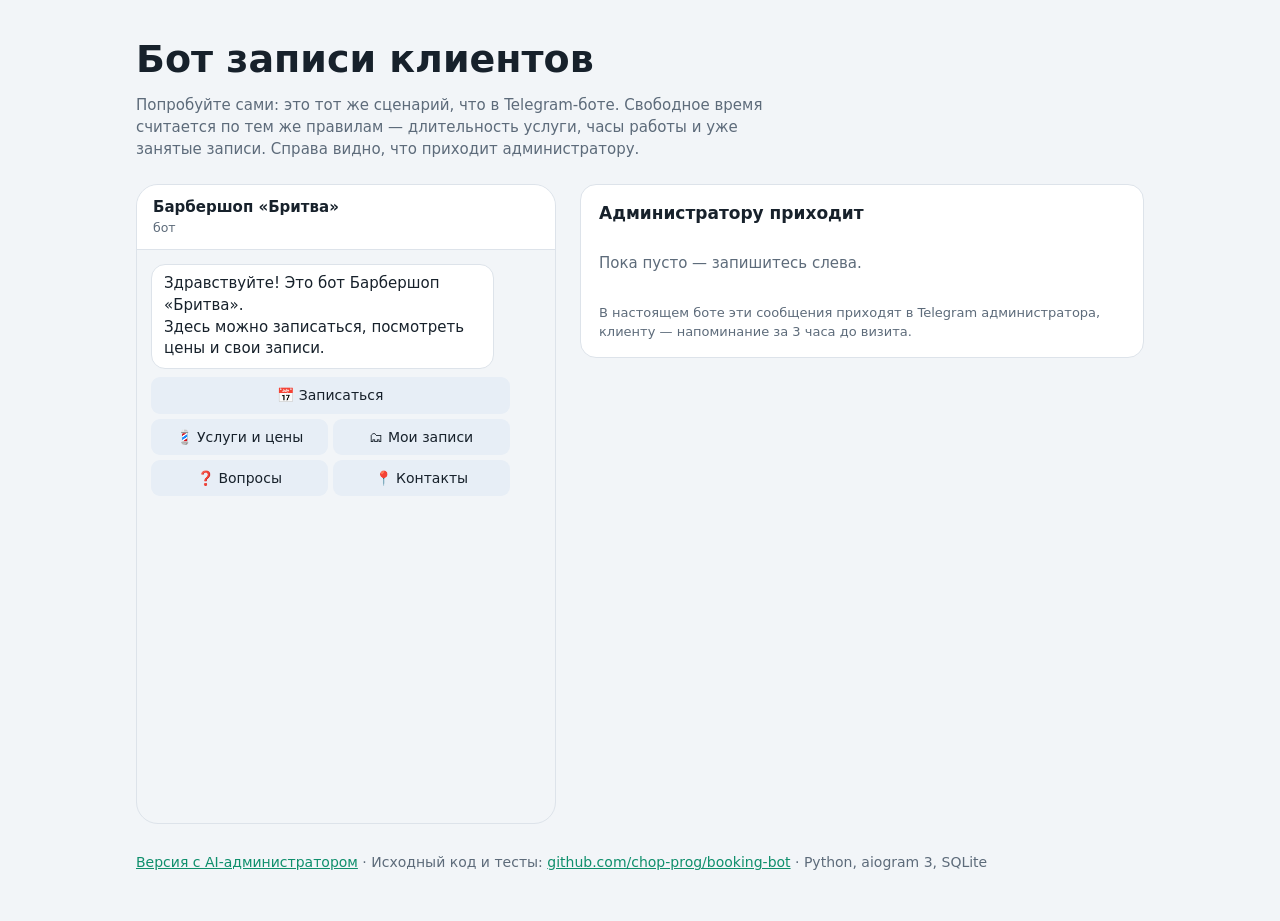
<file: web/index.html>
<!doctype html>
<html lang="ru">
<head>
<meta charset="utf-8">
<meta name="viewport" content="width=device-width, initial-scale=1">
<title>Бот записи клиентов — демо</title>
<meta name="description" content="Попробуйте Telegram-бота для записи клиентов прямо в браузере: услуги, свободное время, подтверждение и уведомление администратору.">
<link rel="stylesheet" href="style.css">
</head>
<body>
<main>
  <header class="intro">
    <h1 id="page-title">Бот записи клиентов</h1>
    <p id="demo-notice" class="demo-notice" hidden></p>
    <p>Попробуйте сами: это тот же сценарий, что в Telegram-боте. Свободное время считается по тем же правилам — длительность услуги, часы работы и уже занятые записи. Справа видно, что приходит администратору.</p>
  </header>
  <div class="stage">
    <section class="phone" aria-label="Чат с ботом">
      <div class="bar"><b id="biz-name">Бот</b><small>бот</small></div>
      <div id="chat" class="chat" role="log" aria-live="polite"></div>
      <form id="composer" class="composer" hidden>
        <input id="input" autocomplete="off" aria-label="Сообщение">
        <button type="submit" aria-label="Отправить">➤</button>
      </form>
    </section>
    <aside class="admin" aria-label="Уведомления администратора">
      <h2>Администратору приходит</h2>
      <div id="admin" class="admin-feed"><p class="muted">Пока пусто — запишитесь слева.</p></div>
      <p class="note">В настоящем боте эти сообщения приходят в Telegram администратора, клиенту — напоминание за 3 часа до визита.</p>
    </aside>
  </div>
  <p id="demo-contact" class="demo-contact" hidden>Хотите такого бота с вашими услугами? Напишите в Telegram: <a href="https://t.me/chunua4">@chunua4</a></p>
  <footer><a href="ai.html">Версия с AI-администратором</a> · Исходный код и тесты: <a href="https://github.com/chop-prog/booking-bot">github.com/chop-prog/booking-bot</a> · Python, aiogram 3, SQLite</footer>
</main>
<script type="module" src="app.js"></script>
</body>
</html>
</file>
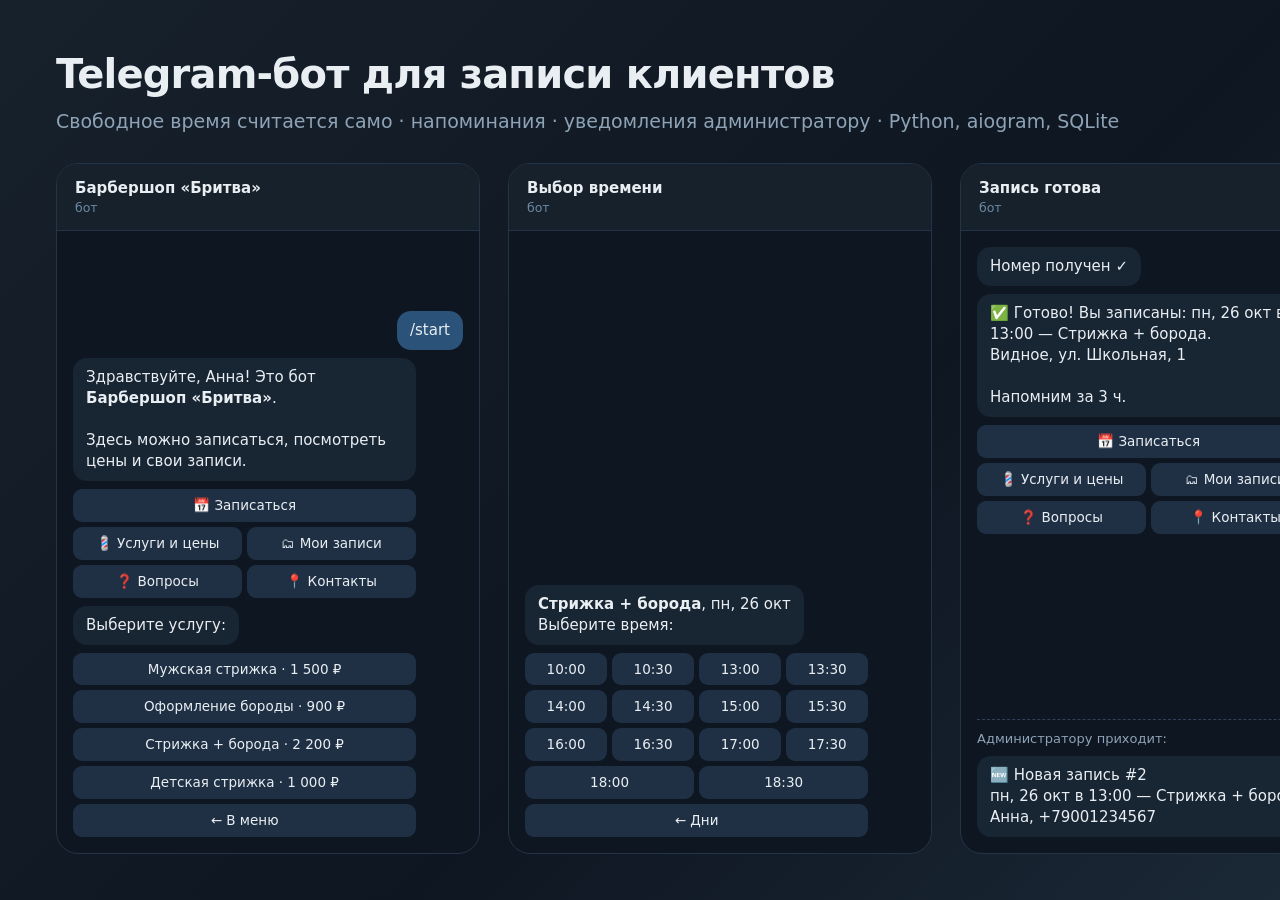
<file: assets/cover.html>
<!doctype html><html lang="ru"><head><meta charset="utf-8"><title>Бот записи клиентов</title>
<style>
* { box-sizing: border-box; }
body { margin: 0; width: 1440px; height: 900px; background: linear-gradient(135deg, #17212b, #0e1621 60%, #1b2836);
  font: 15px/1.4 system-ui, -apple-system, "Segoe UI", Roboto, sans-serif; color: #e9eef3; display: flex; flex-direction: column; padding: 46px 56px; }
h1 { margin: 0 0 6px; font-size: 40px; letter-spacing: -0.02em; }
p.lead { margin: 0 0 28px; color: #8ea3b6; font-size: 19px; }
.row3 { display: flex; gap: 28px; flex: 1; min-height: 0; }
.phone { flex: 1; background: #0e1621; border: 1px solid #243447; border-radius: 22px; overflow: hidden; display: flex; flex-direction: column; }
.phone header { background: #17212b; padding: 14px 18px; display: flex; flex-direction: column; border-bottom: 1px solid #243447; }
.phone header small { color: #6c8aa5; }
.chat { padding: 16px; display: flex; flex-direction: column; gap: 8px; overflow: hidden; justify-content: flex-end; flex: 1; }
.msg { max-width: 88%; padding: 9px 13px; border-radius: 14px; background: #182533; align-self: flex-start; }
.msg.me { background: #2b5278; align-self: flex-end; }
.kb { display: flex; flex-direction: column; gap: 5px; max-width: 88%; }
.kb .row { display: flex; gap: 5px; }
.kb span { flex: 1; text-align: center; background: rgba(90, 140, 190, .22); border-radius: 9px; padding: 7px 6px; font-size: 13.5px; white-space: nowrap; overflow: hidden; text-overflow: ellipsis; }
.admin { margin-top: auto; border-top: 1px dashed #2f4256; padding-top: 10px; color: #8ea3b6; font-size: 13px; }
</style></head><body>
<h1>Telegram-бот для записи клиентов</h1>
<p class="lead">Свободное время считается само · напоминания · уведомления администратору · Python, aiogram, SQLite</p>
<div class="row3">
<section class="phone"><header><b>Барбершоп «Бритва»</b><small>бот</small></header>
<div class="chat"><div class="msg me">/start</div><div class="msg bot">Здравствуйте, Анна! Это бот <b>Барбершоп «Бритва»</b>.<br><br>Здесь можно записаться, посмотреть цены и свои записи.</div><div class="kb"><div class="row"><span>📅 Записаться</span></div><div class="row"><span>💈 Услуги и цены</span><span>🗂 Мои записи</span></div><div class="row"><span>❓ Вопросы</span><span>📍 Контакты</span></div></div><div class="msg bot">Выберите услугу:</div><div class="kb"><div class="row"><span>Мужская стрижка · 1 500 ₽</span></div><div class="row"><span>Оформление бороды · 900 ₽</span></div><div class="row"><span>Стрижка + борода · 2 200 ₽</span></div><div class="row"><span>Детская стрижка · 1 000 ₽</span></div><div class="row"><span>← В меню</span></div></div></div></section>
<section class="phone"><header><b>Выбор времени</b><small>бот</small></header>
<div class="chat"><div class="msg bot"><b>Стрижка + борода</b>, пн, 26 окт<br>Выберите время:</div><div class="kb"><div class="row"><span>10:00</span><span>10:30</span><span>13:00</span><span>13:30</span></div><div class="row"><span>14:00</span><span>14:30</span><span>15:00</span><span>15:30</span></div><div class="row"><span>16:00</span><span>16:30</span><span>17:00</span><span>17:30</span></div><div class="row"><span>18:00</span><span>18:30</span></div><div class="row"><span>← Дни</span></div></div></div></section>
<section class="phone"><header><b>Запись готова</b><small>бот</small></header>
<div class="chat"><div class="msg bot">Номер получен ✓</div><div class="msg bot">✅ Готово! Вы записаны: пн, 26 окт в 13:00 — Стрижка + борода.<br>Видное, ул. Школьная, 1<br><br>Напомним за 3 ч.</div><div class="kb"><div class="row"><span>📅 Записаться</span></div><div class="row"><span>💈 Услуги и цены</span><span>🗂 Мои записи</span></div><div class="row"><span>❓ Вопросы</span><span>📍 Контакты</span></div></div><div class="admin">Администратору приходит:</div><div class="msg">🆕 Новая запись #2<br>пн, 26 окт в 13:00 — Стрижка + борода<br>Анна, +79001234567</div></div></section>
</div></body></html>
</file>
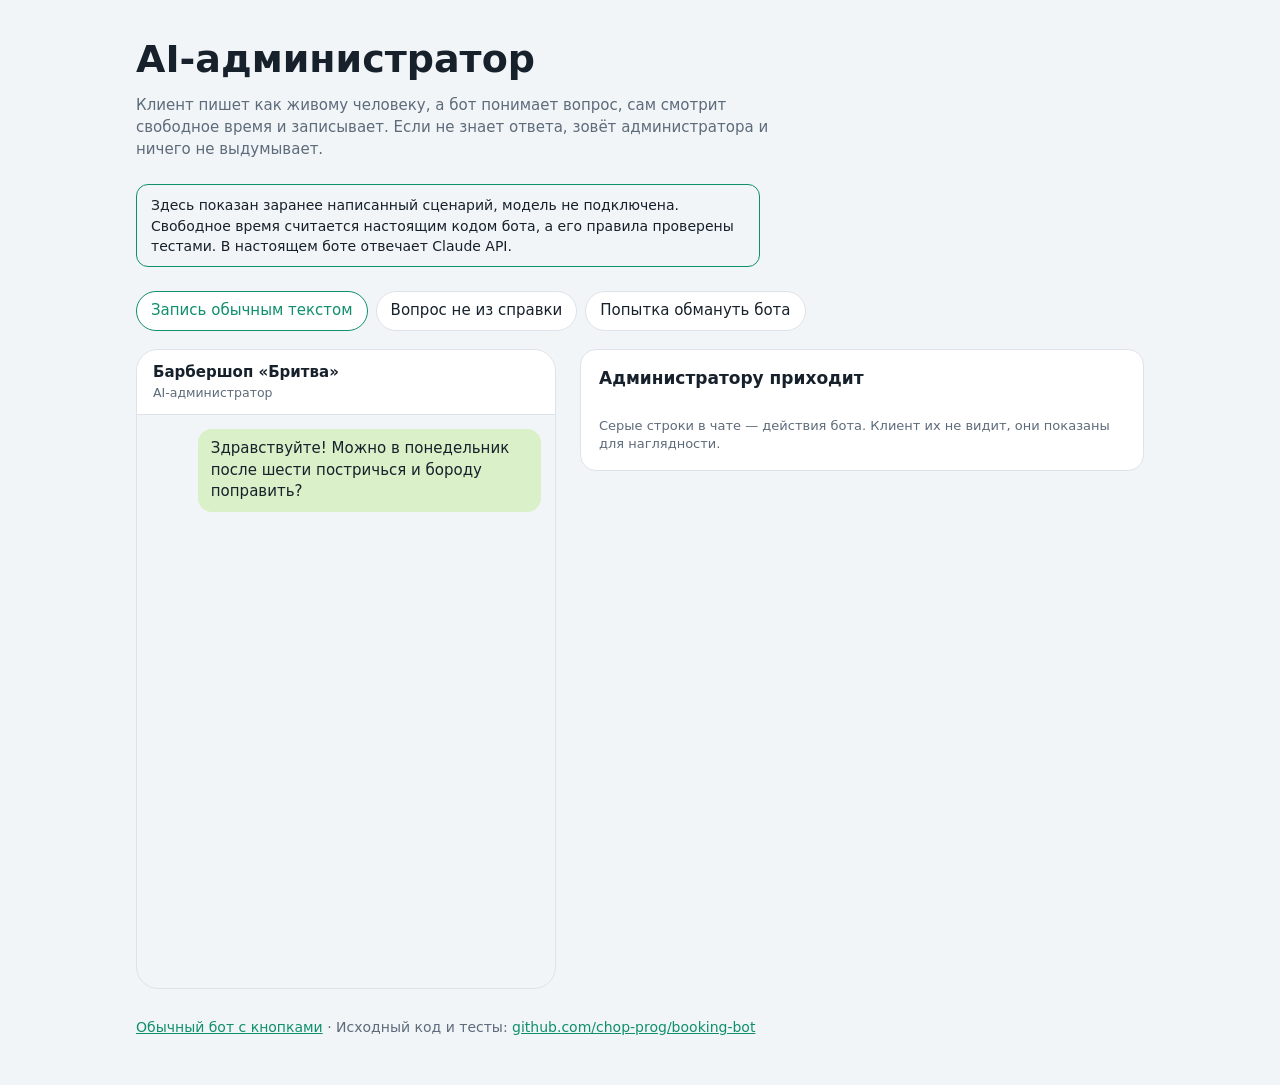
<file: web/ai.html>
<!doctype html>
<html lang="ru">
<head>
<meta charset="utf-8">
<meta name="viewport" content="width=device-width, initial-scale=1">
<title>AI-администратор — демо</title>
<meta name="description" content="Как AI-администратор отвечает клиентам обычным текстом, проверяет свободное время и записывает.">
<link rel="stylesheet" href="style.css">
</head>
<body>
<main>
  <header class="intro">
    <h1>AI-администратор</h1>
    <p>Клиент пишет как живому человеку, а бот понимает вопрос, сам смотрит свободное время и записывает. Если не знает ответа, зовёт администратора и ничего не выдумывает.</p>
    <p class="demo-notice">Здесь показан заранее написанный сценарий, модель не подключена. Свободное время считается настоящим кодом бота, а его правила проверены тестами. В настоящем боте отвечает Claude API.</p>
  </header>
  <div class="scenarios" id="scenarios" role="group" aria-label="Сценарии"></div>
  <div class="stage">
    <section class="phone" aria-label="Чат с ботом">
      <div class="bar"><b id="biz-name">Бот</b><small>AI-администратор</small></div>
      <div id="chat" class="chat" role="log" aria-live="polite"></div>
    </section>
    <aside class="admin" aria-label="Уведомления администратора">
      <h2>Администратору приходит</h2>
      <div id="admin" class="admin-feed"><p class="muted">Пока пусто.</p></div>
      <p class="note">Серые строки в чате — действия бота. Клиент их не видит, они показаны для наглядности.</p>
    </aside>
  </div>
  <footer><a href="./">Обычный бот с кнопками</a> · Исходный код и тесты: <a href="https://github.com/chop-prog/booking-bot">github.com/chop-prog/booking-bot</a></footer>
</main>
<script type="module" src="ai.js"></script>
</body>
</html>
</file>
<file: web/style.css>
:root { --bg:#0e1621; --panel:#17212b; --line:#243447; --text:#e9eef3; --muted:#8ea3b6; --me:#2b5278; --bot:#182533; --btn:rgba(90,140,190,.22); --accent:#7ff0c8; color-scheme: dark; }
@media (prefers-color-scheme: light) { :root { --bg:#f2f5f8; --panel:#fff; --line:#dde3ea; --text:#17212b; --muted:#5d6b7a; --me:#d9f0c8; --bot:#fff; --btn:#e7eef6; --accent:#0f8f6c; color-scheme: light; } }
* { box-sizing: border-box; }
body { margin: 0; background: var(--bg); color: var(--text); font: 15px/1.45 system-ui, -apple-system, "Segoe UI", Roboto, sans-serif; }
main { max-width: 1040px; margin: 0 auto; padding: 32px 16px 48px; }
h1 { margin: 0 0 8px; font-size: clamp(26px, 4vw, 38px); }
.intro p { margin: 0 0 24px; color: var(--muted); max-width: 70ch; }
.intro .demo-notice { padding: 10px 14px; border: 1px solid var(--accent); border-radius: 12px; color: var(--text); font-size: 14px; }
.demo-contact { margin: 24px 0 0; font-size: 17px; }
.scenarios { display: flex; flex-wrap: wrap; gap: 8px; margin-bottom: 18px; }
.scenarios button { border: 1px solid var(--line); border-radius: 99px; background: var(--panel); color: var(--text); padding: 8px 14px; font: inherit; cursor: pointer; }
.scenarios button[aria-pressed="true"] { border-color: var(--accent); color: var(--accent); }
.tool { align-self: center; max-width: 94%; padding: 3px 10px; color: var(--muted); font: 12px/1.4 ui-monospace, Consolas, monospace; text-align: center; overflow-wrap: anywhere; }
.typing { color: var(--muted); font-style: italic; }
.stage { display: grid; grid-template-columns: minmax(0, 420px) 1fr; gap: 24px; align-items: start; }
.phone { background: var(--bg); border: 1px solid var(--line); border-radius: 22px; overflow: hidden; display: flex; flex-direction: column; height: 640px; }
.bar { background: var(--panel); padding: 12px 16px; border-bottom: 1px solid var(--line); display: flex; flex-direction: column; }
.bar small { color: var(--muted); }
.chat { flex: 1; overflow-y: auto; padding: 14px; display: flex; flex-direction: column; gap: 8px; }
.msg { max-width: 88%; padding: 8px 12px; border-radius: 14px; background: var(--bot); align-self: flex-start; white-space: pre-line; border: 1px solid var(--line); }
.msg.me { background: var(--me); align-self: flex-end; border-color: transparent; }
.kb { display: grid; gap: 5px; max-width: 92%; }
.kb button { background: var(--btn); color: var(--text); border: 0; border-radius: 9px; padding: 8px 6px; font: inherit; font-size: 14px; cursor: pointer; }
.kb button:hover, .kb button:focus-visible { outline: 2px solid var(--accent); }
.kb button:disabled { opacity: .45; cursor: default; outline: none; }
.composer { display: flex; gap: 8px; padding: 10px; border-top: 1px solid var(--line); background: var(--panel); }
.composer[hidden] { display: none; }
.composer input { flex: 1; background: var(--bg); color: var(--text); border: 1px solid var(--line); border-radius: 10px; padding: 9px 12px; font: inherit; }
.composer button { border: 0; border-radius: 10px; background: var(--accent); color: #0e1621; padding: 0 14px; font-size: 16px; cursor: pointer; }
.admin { background: var(--panel); border: 1px solid var(--line); border-radius: 16px; padding: 16px 18px; }
.admin h2 { margin: 0 0 12px; font-size: 17px; }
.admin-feed { display: grid; gap: 8px; }
.admin-feed .msg { max-width: none; }
.muted, .note { color: var(--muted); }
.note { font-size: 13px; margin: 14px 0 0; }
footer { margin-top: 28px; color: var(--muted); font-size: 14px; }
a { color: var(--accent); }
@media (max-width: 760px) { .stage { grid-template-columns: 1fr; } .phone { height: 560px; } }
</file>
